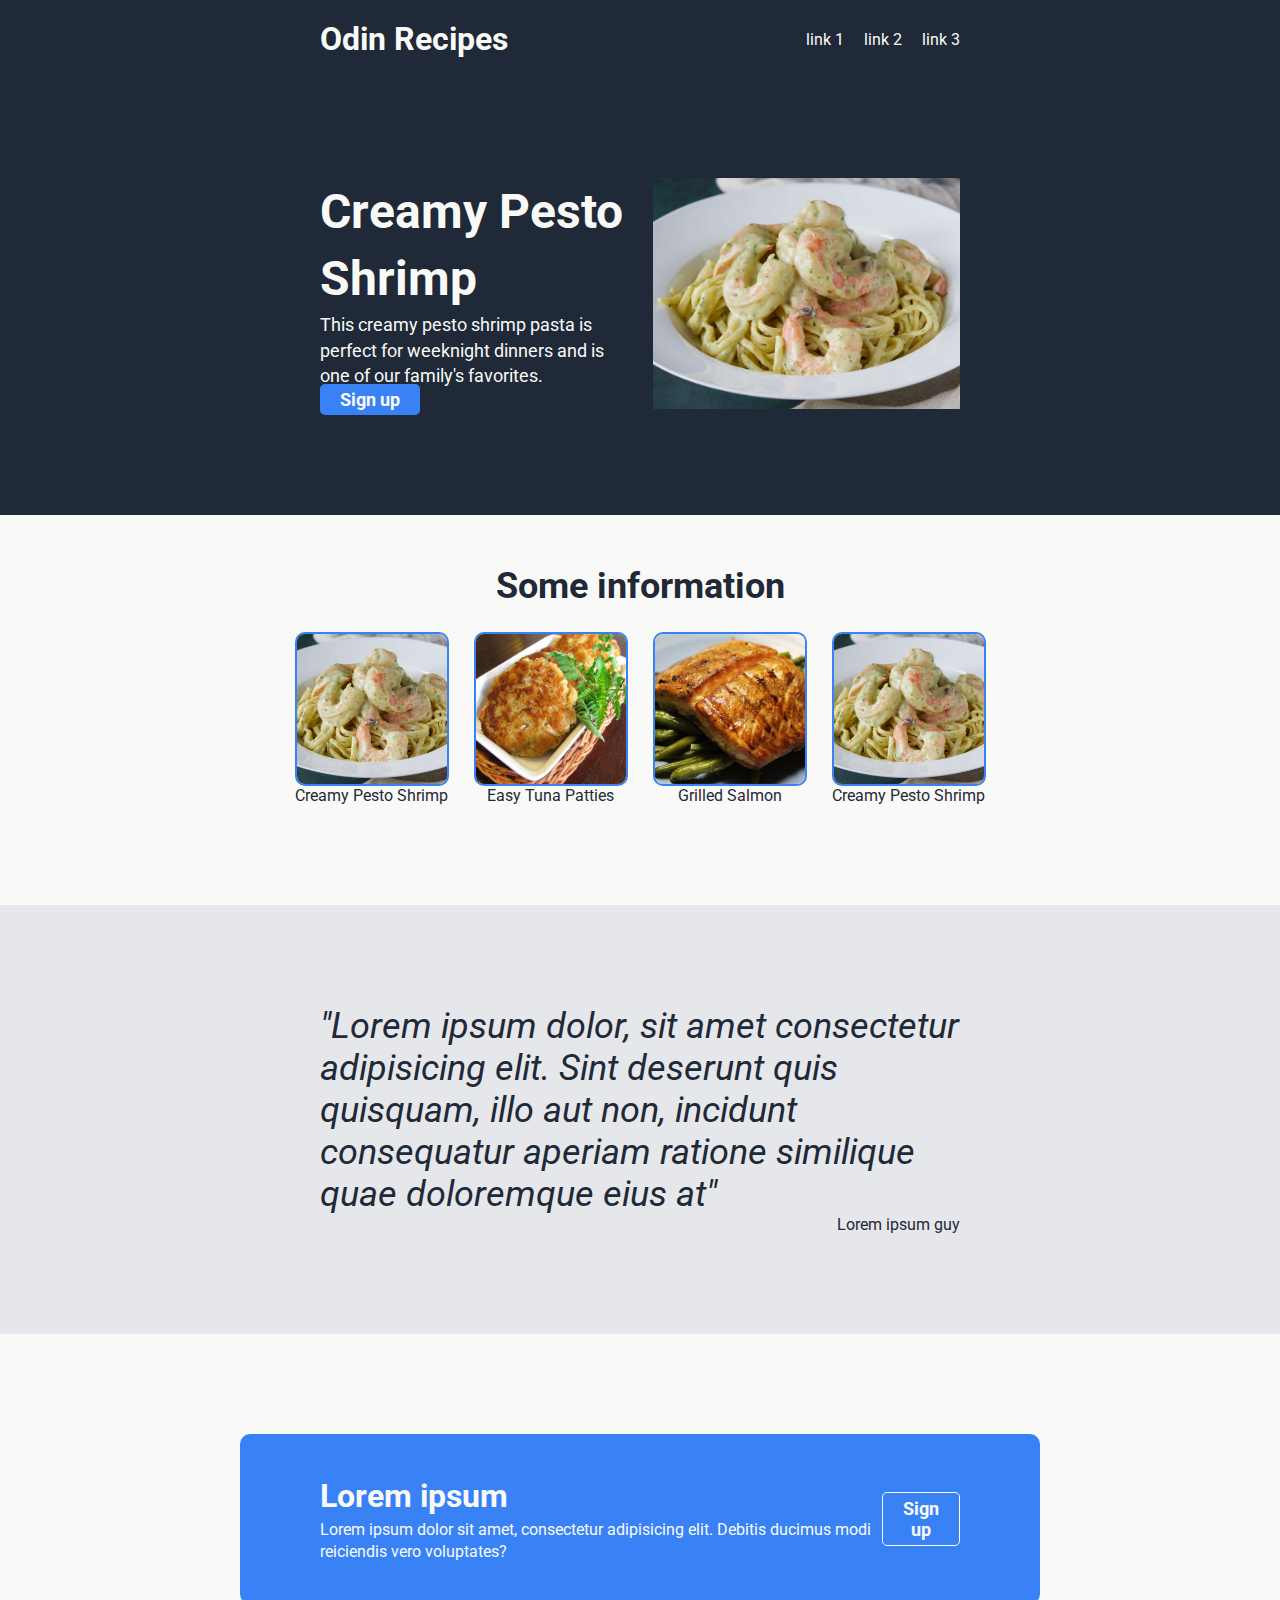
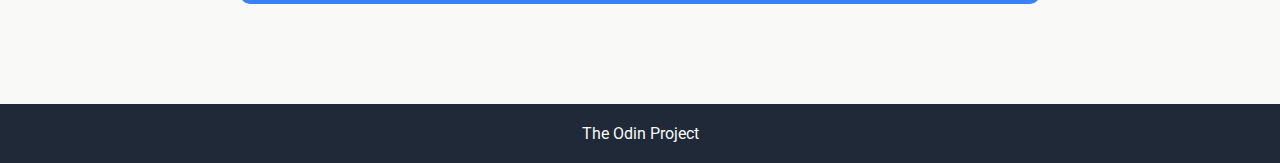
<file: 01-foundations/01-landing-page/index.html>
<!DOCTYPE html>
<html lang="en">
<head>
    <meta charset="UTF-8">
    <meta name="viewport" content="width=device-width, initial-scale=1.0">
    <title>Landing Page</title>
    <link rel="stylesheet" href="style.css">

</head>
<body>
    <header>
        <nav>
            <h1>Odin Recipes</h1>
            <ul>
                <li><a href="#">link 1</a></li>
                <li><a href="#">link 2</a></li>
                <li><a href="#">link 3</a></li>
            </ul>
        </nav>
    </header>

    <section>
        <div class="container hero">
            <div>
                <h1>Creamy Pesto Shrimp</h1>
                <p>This creamy pesto shrimp pasta is perfect for weeknight dinners and is one of our family's favorites.</p>
                <button>Sign up</button>
            </div>
            <div>
                <img src="images/creamy-pesto-shrimp.jpg" alt="picture of creamy pesto shrimp">
            </div>
        </div>
    </section>

    <section>
        <div class="container info">
            <h1>Some information</h1>
            <div>
                <div class="card">
                    <div>
                        <img src="images/creamy-pesto-shrimp.jpg" alt="picture of creamy pesto shrimp">
                    </div>
                    <p>Creamy Pesto Shrimp</p>
                </div>
                <div class="card">
                    <div>
                        <img src="images/easy-tuna-patties.jpg" alt="picture of easy tuna patties">
                    </div>
                    <p>Easy Tuna Patties</p>
                </div>
                <div class="card">
                    <div>
                        <img src="images/grilled-salmon.jpg" alt="picture of grilled salmon">
                    </div>
                    <p>Grilled Salmon</p>
                </div>
                <div class="card">
                    <div>
                        <img src="images/creamy-pesto-shrimp.jpg" alt="picture of creamy pesto shrimp">
                    </div>
                    <p>Creamy Pesto Shrimp</p>
                </div>
            </div>
        </div>
    </section>

    <section>
        <div class="container quote">
            <p>"Lorem ipsum dolor, sit amet consectetur adipisicing elit. Sint deserunt quis quisquam, illo aut non, incidunt consequatur aperiam ratione similique quae doloremque eius at"</p>
            <span>Lorem ipsum guy</span>
        </div>
    </section>

    <section>
        <div class="container call-to-action">
            <div>
                <h1>Lorem ipsum</h1>
                <p>Lorem ipsum dolor sit amet, consectetur adipisicing elit. Debitis ducimus modi reiciendis vero voluptates?</p>
            </div>
            <div>
                <button>Sign up</button>
            </div>
        </div>
    </section>

    <footer>The Odin Project</footer>
</body>
</html>
</file>
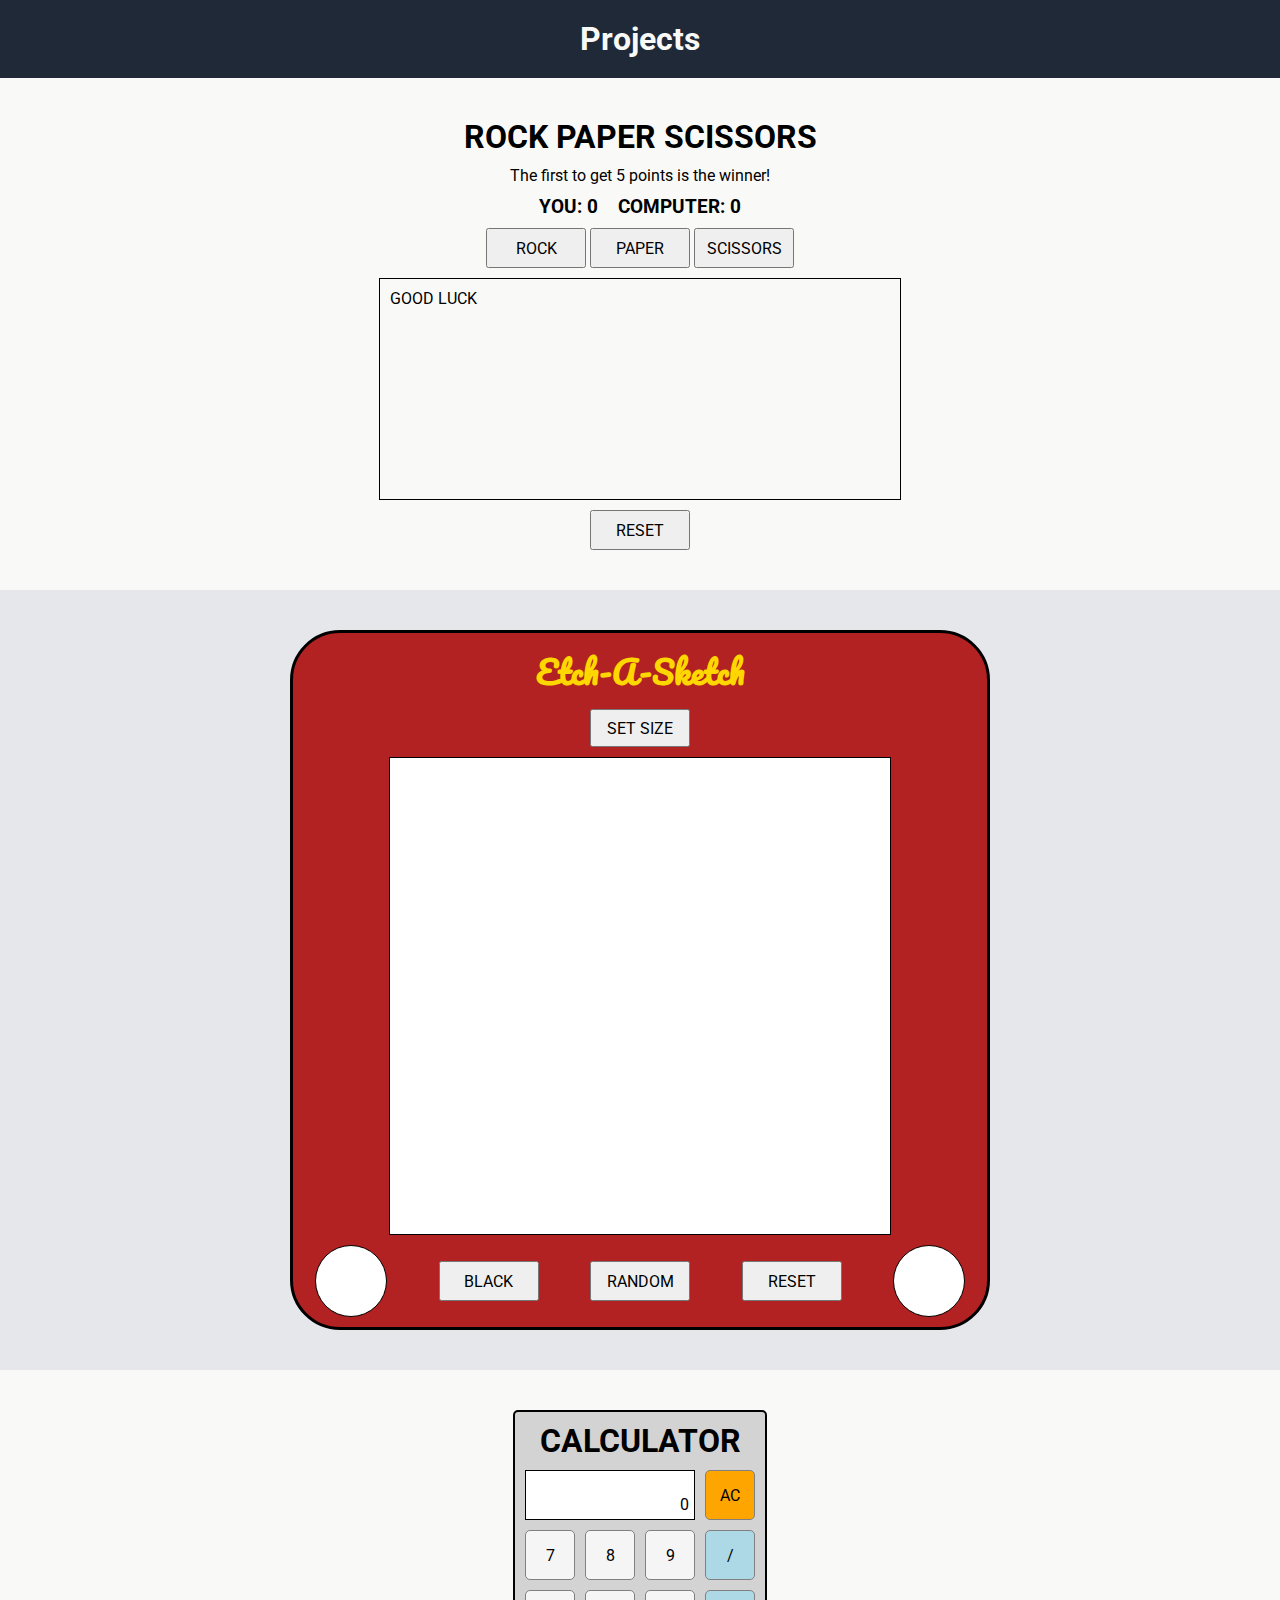
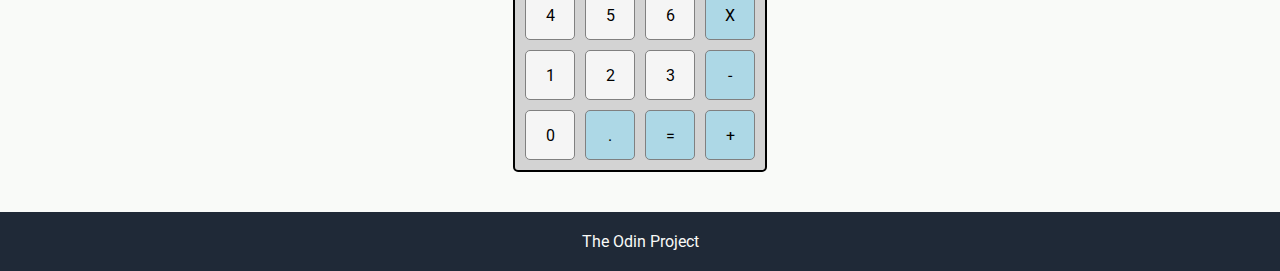
<file: 01-foundations/02-rps-etch-calc/index.html>
<!DOCTYPE html>
<html lang="en">
<head>
    <meta charset="UTF-8">
    <meta name="viewport" content="width=device-width, initial-scale=1.0">
    <title>Projects</title>
    <link rel="stylesheet" href="style.css">
</head>
<body>
    <header><h1>Projects</h1></header>

    <section>
        <div id="rps">
            <h1>ROCK PAPER SCISSORS</h1>
            <p id="text">The first to get 5 points is the winner!</p>
            <div id="score">
                <p>YOU: <span id="player-score"></span></p>
                <p>COMPUTER: <span id="comp-score"></span></p>
            </div>
            <div>
                <button id="rock">ROCK</button>
                <button id="paper">PAPER</button>
                <button id="scissors">SCISSORS</button>
            </div>
            <div id="message">
                <p>GOOD LUCK</p>
            </div>
            <button id="rps-reset">RESET</button>
        </div>
    </section>

    <section>
        <div id="etch">
            <h1>Etch-A-Sketch</h1>
            <button id="size">SET SIZE</button>
            <div id="etch-screen"></div>
            <div id="etch-container">
                <div class="circle"></div>
                <button id="black">BLACK</button>
                <button id="random">RANDOM</button>
                <button id="etch-reset">RESET</button>
                <div class="circle"></div>
            </div>
        </div>
    </section>

    <section>
        <div id="calc">
            <h1>CALCULATOR</h1>
            <div>
                <div id="calc-screen">
                    <div id="prev-num"></div>
                    <div id="current-num"></div>
                </div>
                <button id="calc-reset">AC</button>
            </div>
            <div>
                <button class="number">7</button>
                <button class="number">8</button>
                <button class="number">9</button>
                <button class="operator">/</button>
            </div>
            <div>
                <button class="number">4</button>
                <button class="number">5</button>
                <button class="number">6</button>
                <button class="operator">X</button>
            </div>
            <div>
                <button class="number">1</button>
                <button class="number">2</button>
                <button class="number">3</button>
                <button class="operator">-</button>
            </div>
            <div>
                <button class="number">0</button>
                <button id="decimal">.</button>
                <button id="equal">=</button>
                <button class="operator">+</button>
            </div>
        </div>
    </section>

    <script src="rps.js"></script>
    <script src="etch.js"></script>
    <script src="calc.js"></script>

    <footer>
        <p>The Odin Project</p>
    </footer>
</body>
</html>
</file>
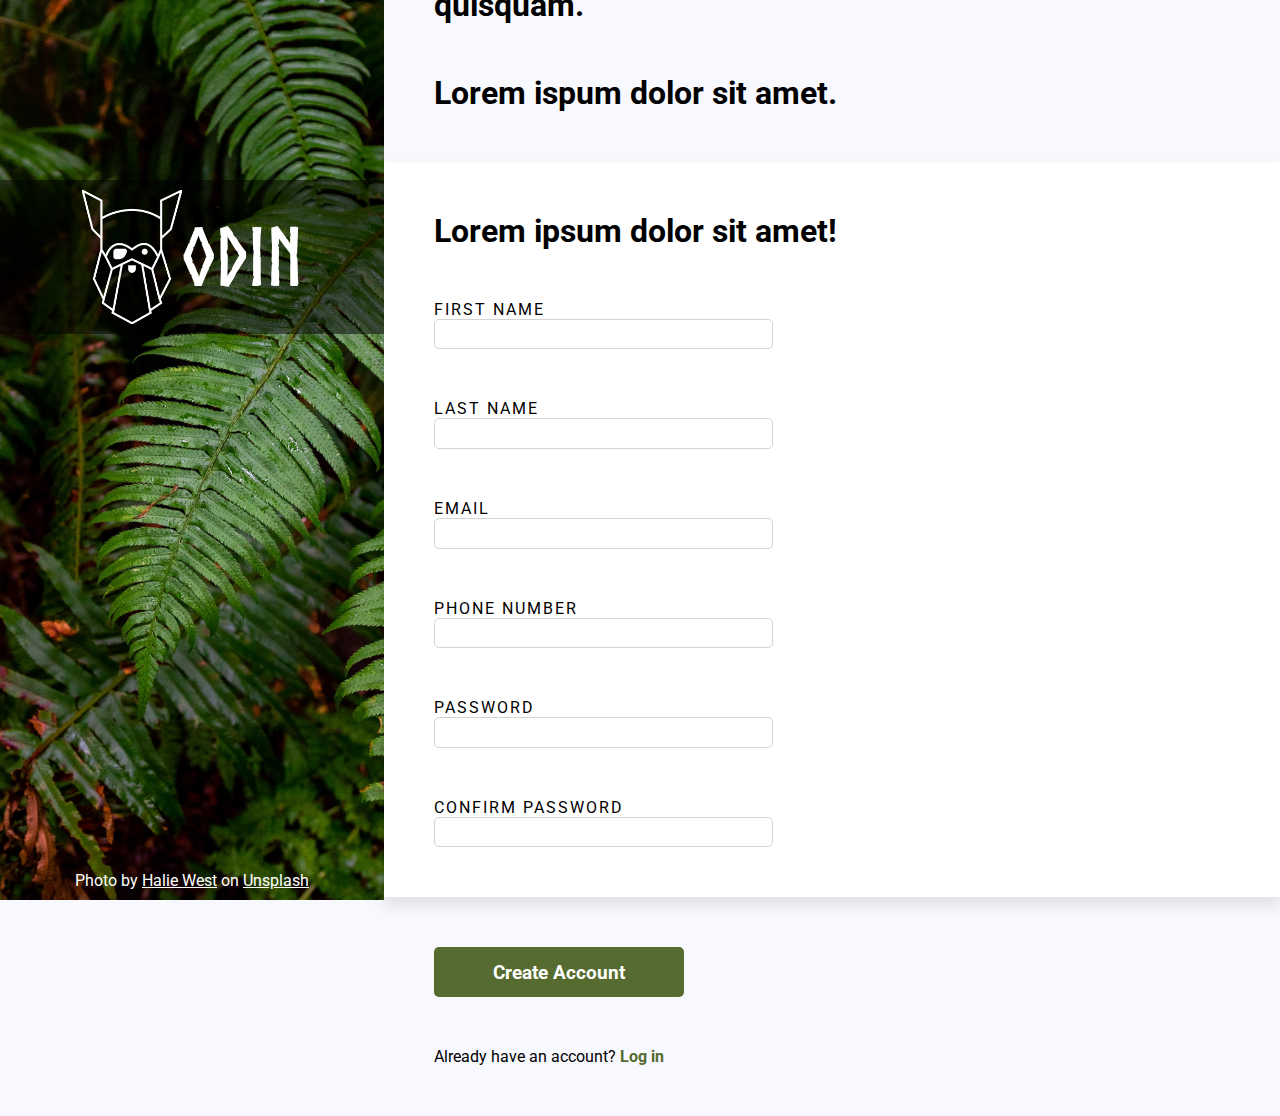
<file: 02-intermediate-html-css/01-sign-up-form/index.html>
<!DOCTYPE html>
<html lang="en">
<head>
    <meta charset="UTF-8">
    <meta name="viewport" content="width=device-width, initial-scale=1.0">
    <title>Form</title>
    <link rel="stylesheet" href="style.css">
</head>
<body>
    <section>
        <div>
            <img src="assets/odin-lined.png" alt="odin logo">
            <h1>ODIN</h1>
        </div>
        <div>
            <p>Photo by <a href="https://unsplash.com/photos/green-leaf-plant-in-close-up-photography-25xggax4bSA">Halie West</a> on <a href="https://unsplash.com/photos/green-leaf-plant-in-close-up-photography-25xggax4bSA">Unsplash</a></p>
        </div>
    </section>
    <section>
        <div>
            <h1>Lorem ipsum dolor sit amet consectetur adipisicing elit. Minima consequuntur explicabo illo ea sequi quo, culpa ex aliquid libero, harum fuga, quis in numquam sunt. Aperiam, voluptate. Beatae, tenetur quisquam.</h1>
            <h1>Lorem ispum dolor sit amet.</h1>
        </div>
        <div>
            <h1>Lorem ipsum dolor sit amet!</h1>
            <form action="#" method="post" id="signup">
                <div>
                    <label for="first_name">FIRST NAME</label>
                    <input type="text" id="first_name" name="first_name">
                </div>
                <div>
                    <label for="last_name">LAST NAME</label>
                    <input type="text" id="last_name" name="last_name">
                </div>
                <div>
                    <label for="email">EMAIL</label>
                    <input type="email" id="email" name="email">
                </div>
                <div>
                    <label for="phone">PHONE NUMBER</label>
                    <input type="number" id="phone" name="phone">
                </div>
                <div>
                    <label for="password">PASSWORD</label>
                    <input type="password" id="password" name="password">
                </div>
                <div>
                    <label for="confirm_password">CONFIRM PASSWORD</label>
                    <input type="password" id="confirm_password" name="confirm_password">
                </div>
            </form>
        </div>
        <div>
            <button type="submit"id="signup">Create Account</button>
            <p>Already have an account? <a href="#">Log in</a></p>
        </div>
    </section>
</body>
</html>
</file>
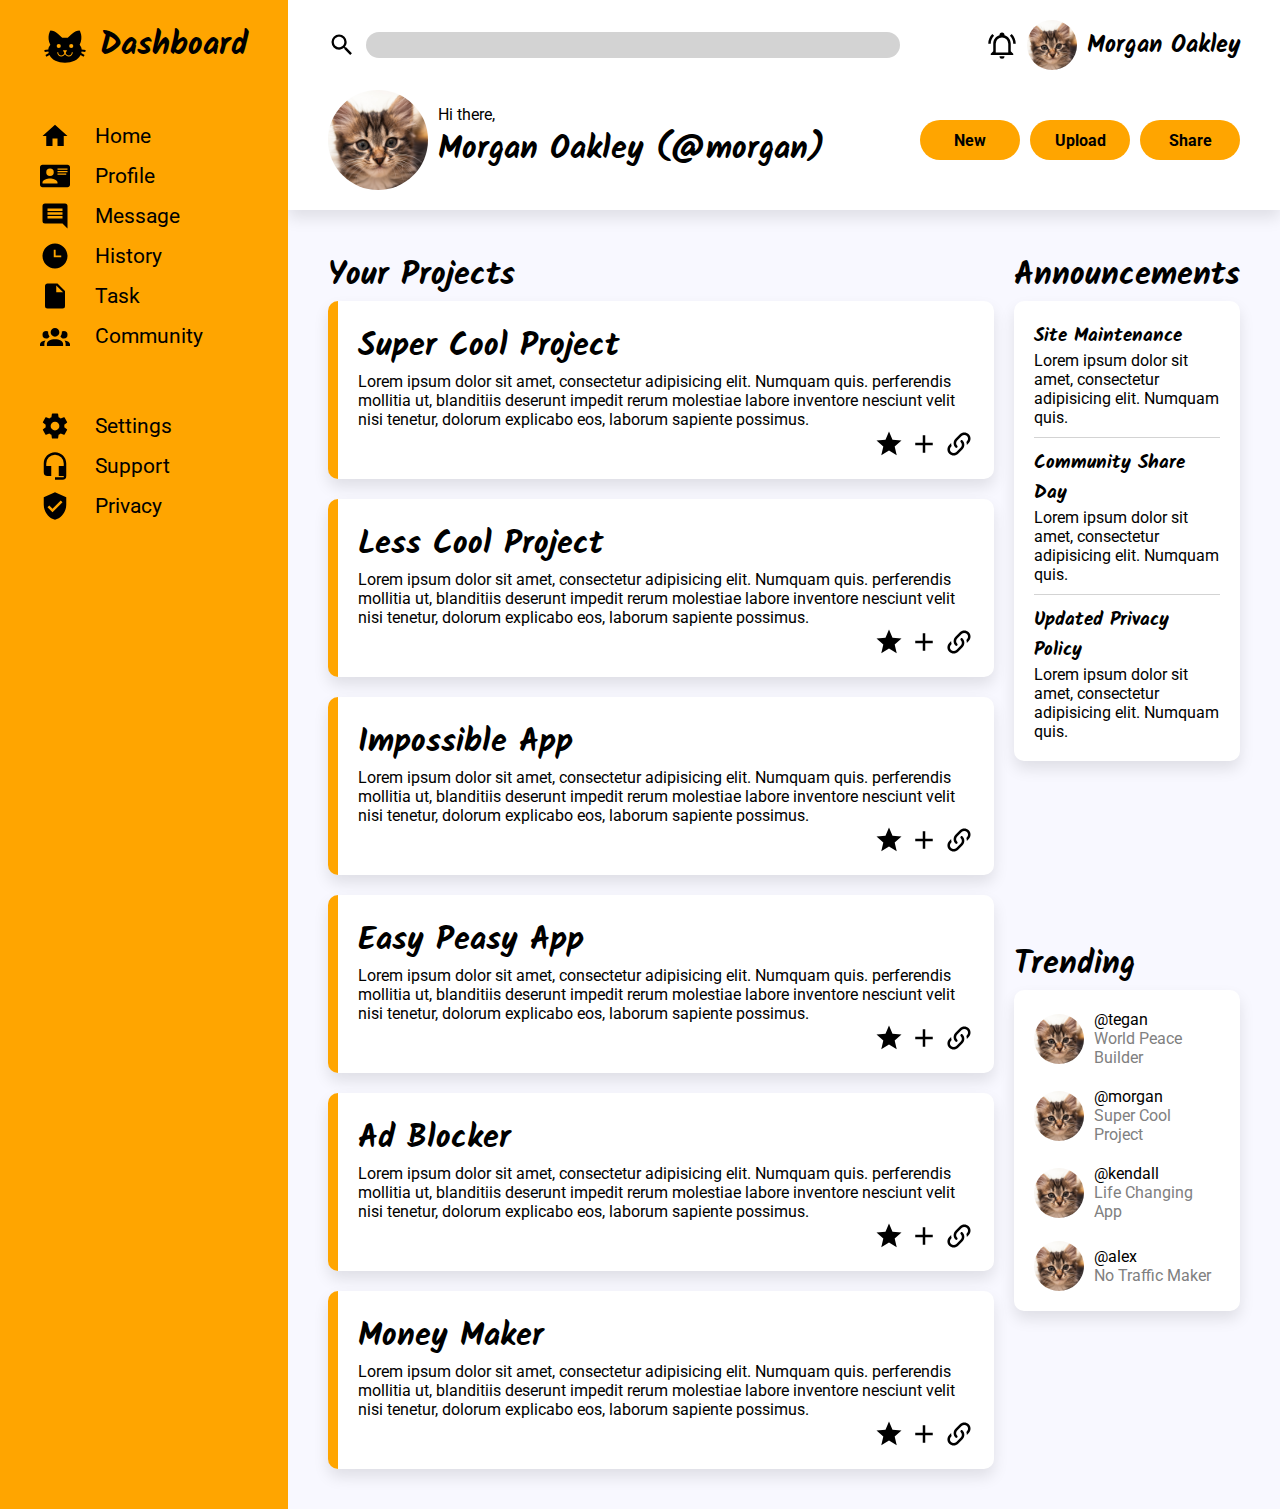
<file: 02-intermediate-html-css/02-admin-dashboard/index.html>
<!DOCTYPE html>
<html lang="en">
<head>
    <meta charset="UTF-8">
    <meta name="viewport" content="width=device-width, initial-scale=1.0">
    <title>Dashboard</title>
    <link rel="stylesheet" href="style.css">
</head>
<body>
    <section id="header">
        <div>
            <svg xmlns="http://www.w3.org/2000/svg" viewBox="0 0 24 24"><title>magnify</title><path d="M9.5,3A6.5,6.5 0 0,1 16,9.5C16,11.11 15.41,12.59 14.44,13.73L14.71,14H15.5L20.5,19L19,20.5L14,15.5V14.71L13.73,14.44C12.59,15.41 11.11,16 9.5,16A6.5,6.5 0 0,1 3,9.5A6.5,6.5 0 0,1 9.5,3M9.5,5C7,5 5,7 5,9.5C5,12 7,14 9.5,14C12,14 14,12 14,9.5C14,7 12,5 9.5,5Z" /></svg>
            <input type="text">
        </div>
        <div>
            <svg xmlns="http://www.w3.org/2000/svg" viewBox="0 0 24 24"><title>bell-ring-outline</title><path d="M10,21H14A2,2 0 0,1 12,23A2,2 0 0,1 10,21M21,19V20H3V19L5,17V11C5,7.9 7.03,5.17 10,4.29C10,4.19 10,4.1 10,4A2,2 0 0,1 12,2A2,2 0 0,1 14,4C14,4.1 14,4.19 14,4.29C16.97,5.17 19,7.9 19,11V17L21,19M17,11A5,5 0 0,0 12,6A5,5 0 0,0 7,11V18H17V11M19.75,3.19L18.33,4.61C20.04,6.3 21,8.6 21,11H23C23,8.07 21.84,5.25 19.75,3.19M1,11H3C3,8.6 3.96,6.3 5.67,4.61L4.25,3.19C2.16,5.25 1,8.07 1,11Z" /></svg>
            <img class="avatar-small" src="images/avatar.png" alt="avatar">
            <h2>Morgan Oakley</h2>
        </div>
        <div>
            <img class="avatar-big" src="images/avatar.png" alt="avatar">
            <div>
                <p>Hi there,</p>
                <h1>Morgan Oakley (@morgan)</h1>
            </div>
        </div>
        <div>
            <button>New</button>
            <button>Upload</button>
            <button>Share</button>
        </div>
    </section>

    <section id="sidebar">
        <div>
            <svg xmlns="http://www.w3.org/2000/svg" viewBox="0 0 24 24"><title>cat</title><path d="M12,8L10.67,8.09C9.81,7.07 7.4,4.5 5,4.5C5,4.5 3.03,7.46 4.96,11.41C4.41,12.24 4.07,12.67 4,13.66L2.07,13.95L2.28,14.93L4.04,14.67L4.18,15.38L2.61,16.32L3.08,17.21L4.53,16.32C5.68,18.76 8.59,20 12,20C15.41,20 18.32,18.76 19.47,16.32L20.92,17.21L21.39,16.32L19.82,15.38L19.96,14.67L21.72,14.93L21.93,13.95L20,13.66C19.93,12.67 19.59,12.24 19.04,11.41C20.97,7.46 19,4.5 19,4.5C16.6,4.5 14.19,7.07 13.33,8.09L12,8M9,11A1,1 0 0,1 10,12A1,1 0 0,1 9,13A1,1 0 0,1 8,12A1,1 0 0,1 9,11M15,11A1,1 0 0,1 16,12A1,1 0 0,1 15,13A1,1 0 0,1 14,12A1,1 0 0,1 15,11M11,14H13L12.3,15.39C12.5,16.03 13.06,16.5 13.75,16.5A1.5,1.5 0 0,0 15.25,15H15.75A2,2 0 0,1 13.75,17C13,17 12.35,16.59 12,16V16H12C11.65,16.59 11,17 10.25,17A2,2 0 0,1 8.25,15H8.75A1.5,1.5 0 0,0 10.25,16.5C10.94,16.5 11.5,16.03 11.7,15.39L11,14Z" /></svg>
            <h1>Dashboard</h1>
        </div>
        <ul>
            <li>
                <svg xmlns="http://www.w3.org/2000/svg" viewBox="0 0 24 24"><title>home</title><path d="M10,20V14H14V20H19V12H22L12,3L2,12H5V20H10Z" /></svg>
                Home
            </li>
            <li>
                <svg xmlns="http://www.w3.org/2000/svg" viewBox="0 0 24 24"><title>card-account-details</title><path d="M2,3H22C23.05,3 24,3.95 24,5V19C24,20.05 23.05,21 22,21H2C0.95,21 0,20.05 0,19V5C0,3.95 0.95,3 2,3M14,6V7H22V6H14M14,8V9H21.5L22,9V8H14M14,10V11H21V10H14M8,13.91C6,13.91 2,15 2,17V18H14V17C14,15 10,13.91 8,13.91M8,6A3,3 0 0,0 5,9A3,3 0 0,0 8,12A3,3 0 0,0 11,9A3,3 0 0,0 8,6Z" /></svg>
                Profile
            </li>
            <li>
                <svg xmlns="http://www.w3.org/2000/svg" viewBox="0 0 24 24"><title>message-reply-text</title><path d="M18,8H6V6H18V8M18,11H6V9H18V11M18,14H6V12H18V14M22,4A2,2 0 0,0 20,2H4A2,2 0 0,0 2,4V16A2,2 0 0,0 4,18H18L22,22V4Z" /></svg>
                Message
            </li>
            <li>
                <svg xmlns="http://www.w3.org/2000/svg" viewBox="0 0 24 24"><title>clock-time-three</title><path d="M12 2C6.5 2 2 6.5 2 12C2 17.5 6.5 22 12 22C17.5 22 22 17.5 22 12S17.5 2 12 2M17 13H11V7H12.5V11.5H17V13Z" /></svg>
                History
            </li>
            <li>
                <svg xmlns="http://www.w3.org/2000/svg" viewBox="0 0 24 24"><title>file</title><path d="M13,9V3.5L18.5,9M6,2C4.89,2 4,2.89 4,4V20A2,2 0 0,0 6,22H18A2,2 0 0,0 20,20V8L14,2H6Z" /></svg>
                Task
            </li>
            <li>
                <svg xmlns="http://www.w3.org/2000/svg" viewBox="0 0 24 24"><title>account-group</title><path d="M12,5.5A3.5,3.5 0 0,1 15.5,9A3.5,3.5 0 0,1 12,12.5A3.5,3.5 0 0,1 8.5,9A3.5,3.5 0 0,1 12,5.5M5,8C5.56,8 6.08,8.15 6.53,8.42C6.38,9.85 6.8,11.27 7.66,12.38C7.16,13.34 6.16,14 5,14A3,3 0 0,1 2,11A3,3 0 0,1 5,8M19,8A3,3 0 0,1 22,11A3,3 0 0,1 19,14C17.84,14 16.84,13.34 16.34,12.38C17.2,11.27 17.62,9.85 17.47,8.42C17.92,8.15 18.44,8 19,8M5.5,18.25C5.5,16.18 8.41,14.5 12,14.5C15.59,14.5 18.5,16.18 18.5,18.25V20H5.5V18.25M0,20V18.5C0,17.11 1.89,15.94 4.45,15.6C3.86,16.28 3.5,17.22 3.5,18.25V20H0M24,20H20.5V18.25C20.5,17.22 20.14,16.28 19.55,15.6C22.11,15.94 24,17.11 24,18.5V20Z" /></svg>
                Community
            </li>
        </ul>
        <ul>
            <li>
                <svg xmlns="http://www.w3.org/2000/svg" viewBox="0 0 24 24"><title>cog</title><path d="M12,15.5A3.5,3.5 0 0,1 8.5,12A3.5,3.5 0 0,1 12,8.5A3.5,3.5 0 0,1 15.5,12A3.5,3.5 0 0,1 12,15.5M19.43,12.97C19.47,12.65 19.5,12.33 19.5,12C19.5,11.67 19.47,11.34 19.43,11L21.54,9.37C21.73,9.22 21.78,8.95 21.66,8.73L19.66,5.27C19.54,5.05 19.27,4.96 19.05,5.05L16.56,6.05C16.04,5.66 15.5,5.32 14.87,5.07L14.5,2.42C14.46,2.18 14.25,2 14,2H10C9.75,2 9.54,2.18 9.5,2.42L9.13,5.07C8.5,5.32 7.96,5.66 7.44,6.05L4.95,5.05C4.73,4.96 4.46,5.05 4.34,5.27L2.34,8.73C2.21,8.95 2.27,9.22 2.46,9.37L4.57,11C4.53,11.34 4.5,11.67 4.5,12C4.5,12.33 4.53,12.65 4.57,12.97L2.46,14.63C2.27,14.78 2.21,15.05 2.34,15.27L4.34,18.73C4.46,18.95 4.73,19.03 4.95,18.95L7.44,17.94C7.96,18.34 8.5,18.68 9.13,18.93L9.5,21.58C9.54,21.82 9.75,22 10,22H14C14.25,22 14.46,21.82 14.5,21.58L14.87,18.93C15.5,18.67 16.04,18.34 16.56,17.94L19.05,18.95C19.27,19.03 19.54,18.95 19.66,18.73L21.66,15.27C21.78,15.05 21.73,14.78 21.54,14.63L19.43,12.97Z" /></svg>
                Settings
            </li>
            <li>
                <svg xmlns="http://www.w3.org/2000/svg" viewBox="0 0 24 24"><title>headset</title><path d="M12,1C7,1 3,5 3,10V17A3,3 0 0,0 6,20H9V12H5V10A7,7 0 0,1 12,3A7,7 0 0,1 19,10V12H15V20H19V21H12V23H18A3,3 0 0,0 21,20V10C21,5 16.97,1 12,1Z" /></svg>
                Support
            </li>
            <li>
                <svg xmlns="http://www.w3.org/2000/svg" viewBox="0 0 24 24"><title>shield-check</title><path d="M10,17L6,13L7.41,11.59L10,14.17L16.59,7.58L18,9M12,1L3,5V11C3,16.55 6.84,21.74 12,23C17.16,21.74 21,16.55 21,11V5L12,1Z" /></svg>
                Privacy
            </li>
        </ul>
    </section>

    <section id="content">
        <div id="projects">
            <h1>Your Projects</h1>
            <div>
                <div class="container card">
                    <h1>Super Cool Project</h1>
                    <p>Lorem ipsum dolor sit amet, consectetur adipisicing elit. Numquam quis. perferendis mollitia ut, blanditiis deserunt impedit rerum molestiae labore inventore nesciunt velit nisi tenetur, dolorum explicabo eos, laborum sapiente possimus.</p>
                    <div>
                        <svg xmlns="http://www.w3.org/2000/svg" viewBox="0 0 24 24"><title>star</title><path d="M12,17.27L18.18,21L16.54,13.97L22,9.24L14.81,8.62L12,2L9.19,8.62L2,9.24L7.45,13.97L5.82,21L12,17.27Z" /></svg>
                        <svg xmlns="http://www.w3.org/2000/svg" viewBox="0 0 24 24"><title>plus</title><path d="M19,13H13V19H11V13H5V11H11V5H13V11H19V13Z" /></svg>
                        <svg xmlns="http://www.w3.org/2000/svg" viewBox="0 0 24 24"><title>link-variant</title><path d="M10.59,13.41C11,13.8 11,14.44 10.59,14.83C10.2,15.22 9.56,15.22 9.17,14.83C7.22,12.88 7.22,9.71 9.17,7.76V7.76L12.71,4.22C14.66,2.27 17.83,2.27 19.78,4.22C21.73,6.17 21.73,9.34 19.78,11.29L18.29,12.78C18.3,11.96 18.17,11.14 17.89,10.36L18.36,9.88C19.54,8.71 19.54,6.81 18.36,5.64C17.19,4.46 15.29,4.46 14.12,5.64L10.59,9.17C9.41,10.34 9.41,12.24 10.59,13.41M13.41,9.17C13.8,8.78 14.44,8.78 14.83,9.17C16.78,11.12 16.78,14.29 14.83,16.24V16.24L11.29,19.78C9.34,21.73 6.17,21.73 4.22,19.78C2.27,17.83 2.27,14.66 4.22,12.71L5.71,11.22C5.7,12.04 5.83,12.86 6.11,13.65L5.64,14.12C4.46,15.29 4.46,17.19 5.64,18.36C6.81,19.54 8.71,19.54 9.88,18.36L13.41,14.83C14.59,13.66 14.59,11.76 13.41,10.59C13,10.2 13,9.56 13.41,9.17Z" /></svg>
                    </div>
                </div>
                <div class="container card">
                    <h1>Less Cool Project</h1>
                    <p>Lorem ipsum dolor sit amet, consectetur adipisicing elit. Numquam quis. perferendis mollitia ut, blanditiis deserunt impedit rerum molestiae labore inventore nesciunt velit nisi tenetur, dolorum explicabo eos, laborum sapiente possimus.</p>
                    <div>
                        <svg xmlns="http://www.w3.org/2000/svg" viewBox="0 0 24 24"><title>star</title><path d="M12,17.27L18.18,21L16.54,13.97L22,9.24L14.81,8.62L12,2L9.19,8.62L2,9.24L7.45,13.97L5.82,21L12,17.27Z" /></svg>
                        <svg xmlns="http://www.w3.org/2000/svg" viewBox="0 0 24 24"><title>plus</title><path d="M19,13H13V19H11V13H5V11H11V5H13V11H19V13Z" /></svg>
                        <svg xmlns="http://www.w3.org/2000/svg" viewBox="0 0 24 24"><title>link-variant</title><path d="M10.59,13.41C11,13.8 11,14.44 10.59,14.83C10.2,15.22 9.56,15.22 9.17,14.83C7.22,12.88 7.22,9.71 9.17,7.76V7.76L12.71,4.22C14.66,2.27 17.83,2.27 19.78,4.22C21.73,6.17 21.73,9.34 19.78,11.29L18.29,12.78C18.3,11.96 18.17,11.14 17.89,10.36L18.36,9.88C19.54,8.71 19.54,6.81 18.36,5.64C17.19,4.46 15.29,4.46 14.12,5.64L10.59,9.17C9.41,10.34 9.41,12.24 10.59,13.41M13.41,9.17C13.8,8.78 14.44,8.78 14.83,9.17C16.78,11.12 16.78,14.29 14.83,16.24V16.24L11.29,19.78C9.34,21.73 6.17,21.73 4.22,19.78C2.27,17.83 2.27,14.66 4.22,12.71L5.71,11.22C5.7,12.04 5.83,12.86 6.11,13.65L5.64,14.12C4.46,15.29 4.46,17.19 5.64,18.36C6.81,19.54 8.71,19.54 9.88,18.36L13.41,14.83C14.59,13.66 14.59,11.76 13.41,10.59C13,10.2 13,9.56 13.41,9.17Z" /></svg>
                    </div>
                </div>
                <div class="container card">
                    <h1>Impossible App</h1>
                    <p>Lorem ipsum dolor sit amet, consectetur adipisicing elit. Numquam quis. perferendis mollitia ut, blanditiis deserunt impedit rerum molestiae labore inventore nesciunt velit nisi tenetur, dolorum explicabo eos, laborum sapiente possimus.</p>
                    <div>
                        <svg xmlns="http://www.w3.org/2000/svg" viewBox="0 0 24 24"><title>star</title><path d="M12,17.27L18.18,21L16.54,13.97L22,9.24L14.81,8.62L12,2L9.19,8.62L2,9.24L7.45,13.97L5.82,21L12,17.27Z" /></svg>
                        <svg xmlns="http://www.w3.org/2000/svg" viewBox="0 0 24 24"><title>plus</title><path d="M19,13H13V19H11V13H5V11H11V5H13V11H19V13Z" /></svg>
                        <svg xmlns="http://www.w3.org/2000/svg" viewBox="0 0 24 24"><title>link-variant</title><path d="M10.59,13.41C11,13.8 11,14.44 10.59,14.83C10.2,15.22 9.56,15.22 9.17,14.83C7.22,12.88 7.22,9.71 9.17,7.76V7.76L12.71,4.22C14.66,2.27 17.83,2.27 19.78,4.22C21.73,6.17 21.73,9.34 19.78,11.29L18.29,12.78C18.3,11.96 18.17,11.14 17.89,10.36L18.36,9.88C19.54,8.71 19.54,6.81 18.36,5.64C17.19,4.46 15.29,4.46 14.12,5.64L10.59,9.17C9.41,10.34 9.41,12.24 10.59,13.41M13.41,9.17C13.8,8.78 14.44,8.78 14.83,9.17C16.78,11.12 16.78,14.29 14.83,16.24V16.24L11.29,19.78C9.34,21.73 6.17,21.73 4.22,19.78C2.27,17.83 2.27,14.66 4.22,12.71L5.71,11.22C5.7,12.04 5.83,12.86 6.11,13.65L5.64,14.12C4.46,15.29 4.46,17.19 5.64,18.36C6.81,19.54 8.71,19.54 9.88,18.36L13.41,14.83C14.59,13.66 14.59,11.76 13.41,10.59C13,10.2 13,9.56 13.41,9.17Z" /></svg>
                    </div>
                </div>
                <div class="container card">
                    <h1>Easy Peasy App</h1>
                    <p>Lorem ipsum dolor sit amet, consectetur adipisicing elit. Numquam quis. perferendis mollitia ut, blanditiis deserunt impedit rerum molestiae labore inventore nesciunt velit nisi tenetur, dolorum explicabo eos, laborum sapiente possimus.</p>
                    <div>
                        <svg xmlns="http://www.w3.org/2000/svg" viewBox="0 0 24 24"><title>star</title><path d="M12,17.27L18.18,21L16.54,13.97L22,9.24L14.81,8.62L12,2L9.19,8.62L2,9.24L7.45,13.97L5.82,21L12,17.27Z" /></svg>
                        <svg xmlns="http://www.w3.org/2000/svg" viewBox="0 0 24 24"><title>plus</title><path d="M19,13H13V19H11V13H5V11H11V5H13V11H19V13Z" /></svg>
                        <svg xmlns="http://www.w3.org/2000/svg" viewBox="0 0 24 24"><title>link-variant</title><path d="M10.59,13.41C11,13.8 11,14.44 10.59,14.83C10.2,15.22 9.56,15.22 9.17,14.83C7.22,12.88 7.22,9.71 9.17,7.76V7.76L12.71,4.22C14.66,2.27 17.83,2.27 19.78,4.22C21.73,6.17 21.73,9.34 19.78,11.29L18.29,12.78C18.3,11.96 18.17,11.14 17.89,10.36L18.36,9.88C19.54,8.71 19.54,6.81 18.36,5.64C17.19,4.46 15.29,4.46 14.12,5.64L10.59,9.17C9.41,10.34 9.41,12.24 10.59,13.41M13.41,9.17C13.8,8.78 14.44,8.78 14.83,9.17C16.78,11.12 16.78,14.29 14.83,16.24V16.24L11.29,19.78C9.34,21.73 6.17,21.73 4.22,19.78C2.27,17.83 2.27,14.66 4.22,12.71L5.71,11.22C5.7,12.04 5.83,12.86 6.11,13.65L5.64,14.12C4.46,15.29 4.46,17.19 5.64,18.36C6.81,19.54 8.71,19.54 9.88,18.36L13.41,14.83C14.59,13.66 14.59,11.76 13.41,10.59C13,10.2 13,9.56 13.41,9.17Z" /></svg>
                    </div>
                </div>
                <div class="container card">
                    <h1>Ad Blocker</h1>
                    <p>Lorem ipsum dolor sit amet, consectetur adipisicing elit. Numquam quis. perferendis mollitia ut, blanditiis deserunt impedit rerum molestiae labore inventore nesciunt velit nisi tenetur, dolorum explicabo eos, laborum sapiente possimus.</p>
                    <div>
                        <svg xmlns="http://www.w3.org/2000/svg" viewBox="0 0 24 24"><title>star</title><path d="M12,17.27L18.18,21L16.54,13.97L22,9.24L14.81,8.62L12,2L9.19,8.62L2,9.24L7.45,13.97L5.82,21L12,17.27Z" /></svg>
                        <svg xmlns="http://www.w3.org/2000/svg" viewBox="0 0 24 24"><title>plus</title><path d="M19,13H13V19H11V13H5V11H11V5H13V11H19V13Z" /></svg>
                        <svg xmlns="http://www.w3.org/2000/svg" viewBox="0 0 24 24"><title>link-variant</title><path d="M10.59,13.41C11,13.8 11,14.44 10.59,14.83C10.2,15.22 9.56,15.22 9.17,14.83C7.22,12.88 7.22,9.71 9.17,7.76V7.76L12.71,4.22C14.66,2.27 17.83,2.27 19.78,4.22C21.73,6.17 21.73,9.34 19.78,11.29L18.29,12.78C18.3,11.96 18.17,11.14 17.89,10.36L18.36,9.88C19.54,8.71 19.54,6.81 18.36,5.64C17.19,4.46 15.29,4.46 14.12,5.64L10.59,9.17C9.41,10.34 9.41,12.24 10.59,13.41M13.41,9.17C13.8,8.78 14.44,8.78 14.83,9.17C16.78,11.12 16.78,14.29 14.83,16.24V16.24L11.29,19.78C9.34,21.73 6.17,21.73 4.22,19.78C2.27,17.83 2.27,14.66 4.22,12.71L5.71,11.22C5.7,12.04 5.83,12.86 6.11,13.65L5.64,14.12C4.46,15.29 4.46,17.19 5.64,18.36C6.81,19.54 8.71,19.54 9.88,18.36L13.41,14.83C14.59,13.66 14.59,11.76 13.41,10.59C13,10.2 13,9.56 13.41,9.17Z" /></svg>
                    </div>
                </div>
                <div class="container card">
                    <h1>Money Maker</h1>
                    <p>Lorem ipsum dolor sit amet, consectetur adipisicing elit. Numquam quis. perferendis mollitia ut, blanditiis deserunt impedit rerum molestiae labore inventore nesciunt velit nisi tenetur, dolorum explicabo eos, laborum sapiente possimus.</p>
                    <div>
                        <svg xmlns="http://www.w3.org/2000/svg" viewBox="0 0 24 24"><title>star</title><path d="M12,17.27L18.18,21L16.54,13.97L22,9.24L14.81,8.62L12,2L9.19,8.62L2,9.24L7.45,13.97L5.82,21L12,17.27Z" /></svg>
                        <svg xmlns="http://www.w3.org/2000/svg" viewBox="0 0 24 24"><title>plus</title><path d="M19,13H13V19H11V13H5V11H11V5H13V11H19V13Z" /></svg>
                        <svg xmlns="http://www.w3.org/2000/svg" viewBox="0 0 24 24"><title>link-variant</title><path d="M10.59,13.41C11,13.8 11,14.44 10.59,14.83C10.2,15.22 9.56,15.22 9.17,14.83C7.22,12.88 7.22,9.71 9.17,7.76V7.76L12.71,4.22C14.66,2.27 17.83,2.27 19.78,4.22C21.73,6.17 21.73,9.34 19.78,11.29L18.29,12.78C18.3,11.96 18.17,11.14 17.89,10.36L18.36,9.88C19.54,8.71 19.54,6.81 18.36,5.64C17.19,4.46 15.29,4.46 14.12,5.64L10.59,9.17C9.41,10.34 9.41,12.24 10.59,13.41M13.41,9.17C13.8,8.78 14.44,8.78 14.83,9.17C16.78,11.12 16.78,14.29 14.83,16.24V16.24L11.29,19.78C9.34,21.73 6.17,21.73 4.22,19.78C2.27,17.83 2.27,14.66 4.22,12.71L5.71,11.22C5.7,12.04 5.83,12.86 6.11,13.65L5.64,14.12C4.46,15.29 4.46,17.19 5.64,18.36C6.81,19.54 8.71,19.54 9.88,18.36L13.41,14.83C14.59,13.66 14.59,11.76 13.41,10.59C13,10.2 13,9.56 13.41,9.17Z" /></svg>
                    </div>
                </div>
            </div>
        </div>

        <div id="announcements">
            <h1>Announcements</h1>
            <div class="container">
                <div>
                    <h1>Site Maintenance</h1>
                    Lorem ipsum dolor sit amet, consectetur adipisicing elit. Numquam quis.
                </div>
                <div>
                    <h1>Community Share Day</h1>
                    Lorem ipsum dolor sit amet, consectetur adipisicing elit. Numquam quis.
                </div>
                <div>
                    <h1>Updated Privacy Policy</h1>
                    Lorem ipsum dolor sit amet, consectetur adipisicing elit. Numquam quis.
                </div>
            </div>
        </div>

        <div id="trending">
            <h1>Trending</h1>
            <div class="container">
                <div class="profile">
                    <img class="avatar-small" src="images/avatar.png" alt="avatar">
                    <div>
                        <p>@tegan</p>
                        <p><span>World Peace Builder</span></p>
                    </div>
                </div>
                <div class="profile">
                    <img class="avatar-small" src="images/avatar.png" alt="avatar">
                    <div>
                        <p>@morgan</p>
                        <p><span>Super Cool Project</span></p>
                    </div>
                </div>
                <div class="profile">
                    <img class="avatar-small" src="images/avatar.png" alt="avatar">
                    <div>
                        <p>@kendall</p>
                        <p><span>Life Changing App</span></p>
                    </div>
                </div>
                <div class="profile">
                    <img class="avatar-small" src="images/avatar.png" alt="avatar">
                    <div>
                        <p>@alex</p>
                        <p><span>No Traffic Maker</span></p>
                    </div>
                </div>
            </div>
        </div>
    </section>
</body>
</html>
</file>
<file: 01-foundations/01-landing-page/style.css>
@import url('https://fonts.googleapis.com/css2?family=Roboto:wght@400;700&display=swap');

* {
    font-family: "Roboto", sans-serif;
    margin: 0;
}

header, section, footer {
    display: flex;
    justify-content: center;
}

section {
    padding: 100px 0;
}

section:nth-of-type(1), header, footer {
    background-color: #1F2937;
    color: #F9FAF8;
}

section:nth-of-type(2) {
    background-color: #F9FAF8;
    color: #1F2937;
    padding-top: 50px
}

section:nth-of-type(3) {
    background-color: #E5E7EB;
    color: #1F2937;
}

section:nth-of-type(4) {
    background-color: #F9FAF8;
    color: #F9FAF8;
}

button {
    background-color: #3882F6;
    color: #F9FAF8;
    font-size: 18px;
    font-weight: 700;
    border: none;
    border-radius: 5px;
    padding: 5px 20px
}

nav, .container {
    width: 50%;
}

/* HEADER */

nav {
    display: flex;
    justify-content: space-between;
    align-items: center;
    padding: 20px
}

nav ul {
    display: flex;
    gap: 20px;
    list-style-type: none;
}

nav a {
    text-decoration: none;
    text-transform: lowercase;
    color: #F9FAF8;
}

/* HERO */

.hero {
    display: flex;
    gap: 25px;
}

.hero div {
    flex: 1;
    line-height: 1.4; /* for text */
    position: relative; /* for button */
}

.hero h1 {
    font-size: 48px;
    font-weight: 700;
}

.hero p {
    font-size: 18px;
}

.hero img {
    width: 100%;
    height: auto;
}

.hero button {
    position: absolute;
    bottom: 0;
}

/* INFO */

.info {
    display: flex;
    flex-direction: column;
    align-items: center;
    gap: 25px
}

.info h1 {
    font-size: 36px;
    font-weight: 700;
}

.info > div {
    /* for card container */
    display: flex;
    gap: 25px
}

.card > div {
    /* for card img */
    width: 150px;
    height: 150px;
    overflow: hidden;
    border: 2px solid #3882F6;
    border-radius: 10px;
    display: flex;
    justify-content: center;
}

.card img {
    width: auto;
    height: 100%
}

.card p {
    text-align: center;
}

/* QUOTE */

.quote p {
    font-size: 36px;
    font-style: italic;
}

.quote span {
    display: block; /* for text align */
    text-align: right;
}

/* CALL TO ACTION */

.call-to-action {
    display: flex;
    justify-content: space-between;
    align-items: center;
    border-radius: 10px;
    background-color: #3882F6;
    line-height: 1.4; /* for text */
    padding: 40px 80px;
}

.call-to-action button {
    border: 1px solid #F9FAF8;
}

/* FOOTER */

footer {
    padding: 20px;
}
</file>
<file: 01-foundations/02-rps-etch-calc/style.css>
@import url('https://fonts.googleapis.com/css2?family=Pacifico&family=Roboto:wght@400;700&display=swap');

* {
    font-family: "Roboto", sans-serif;
    margin: 0;
}

header, footer {
    text-align: center;
    background-color: #1F2937;
    color: #F9FAF8;
    padding: 20px;
}

section {
    display: flex;
    justify-content: center;
    padding: 40px 0;
}

section:nth-of-type(odd) {
    background-color: #F9FAF8;
}

section:nth-of-type(even) {
    background-color: #E5E7EB;
}

button {
    width: 100px;
    height: 40px;
    font-size: 1em;
}

/* ROCK PAPER SCISSORS */

#rps {
    display: flex;
    flex-direction: column;
    align-items: center;
    gap: 10px;
}

#score {
    display: flex;
    gap: 20px;
    font-size: 1.2em;
    font-weight: 700;
}

#message {
    width: 500px;
    height: 200px;
    border: 1px solid black;
    padding: 10px;
    overflow-y: scroll;
    overflow-x: hidden
}

/* ETCH A SKETCH */

#etch {
    background-color: firebrick;
    border: 3px solid black;
    box-sizing: border-box;
    border-radius: 50px;
    width: 700px;
    height: 700px;
    padding: 10px;

    display: flex;
    flex-direction: column;
    align-items: center;
    justify-content: center;
    gap: 10px;
}

#etch h1 {
    font-family: "Pacifico", cursive, sans-serif;
    font-size: 2em;
    color: gold;
}

#etch-screen {
    background-color: white;
    border: 1px solid black;
    width: 500px;
    height: 500px;
    display: grid;
}

#etch-container {
    width: 650px;
    display: flex;
    align-items: center;
    justify-content: space-between;
}

.circle {
    width: 70px;
    height: 70px;
    background-color: white;
    border: 1px solid black;
    border-radius: 50%;
}

/* CALCULATOR */

#calc {
    background-color: lightgray;
    border: 2px solid black;
    border-radius: 5px;
    padding: 10px;

    display: flex;
    flex-direction: column;
    align-items: center;
    gap: 10px
}

#calc > div {
    display: flex;
    gap: 10px;
}

#calc-screen {
    background-color: white;
    border: 1px solid black;
    box-sizing: border-box;
    width: 170px;
    height: 50px;
    padding: 5px;

    display: flex;
    flex-direction: column;
    justify-content: space-between;
    align-items: flex-end;

}

#calc button {
    width: 50px;
    height: 50px;
    border: 1px solid gray;
    border-radius: 5px;
}

.operator, #decimal, #equal {
    background-color: lightblue;
}

.operator:hover, #decimal:hover, #equal:hover {
    background-color: skyblue;
}

#calc-reset {
    background-color: orange;
}

#calc-reset:hover {
    background-color: darkorange;
}

.number {
    background-color: whitesmoke;
}

.number:hover {
    background-color: gainsboro;
}
</file>
<file: 02-intermediate-html-css/01-sign-up-form/style.css>
@import url('https://fonts.googleapis.com/css2?family=Roboto:wght@400;700&display=swap');

@font-face {
    font-family: odin-font;
    src: url("assets/Norse-Bold.otf");
}

* {
    font-family: "Roboto", sans-serif;
    margin: 0;
}

:root {
    --bg-color1: ghostwhite;
    --bg-color2: white;
    --bg-color3: rgb(0, 0, 0, 0.5);
    --color1: darkolivegreen;
    --box-shadow: 0px 8px 15px rgba(0, 0, 0, 0.1);
    --left-width: 30vw;
    --right-width: 70vw;
    --bg-img: url("assets/halie-west-25xggax4bSA-unsplash.jpg")
}

body {
    width: 100vw;
    height: 100vh;
    background-color: var(--bg-color1);
    display: flex;
}

/* LEFT */

section:nth-of-type(1) {
    width: var(--left-width);
    background-image: var(--bg-img);
    background-repeat: no-repeat;
    background-size: cover;
    color: white;
    display: flex;
    flex-direction: column;
    justify-content: space-between;
}

section:nth-of-type(1) h1 {
    font-family: odin-font, sans-serif;
    font-size: 5em;
}

section:nth-of-type(1) img {
    width: 100px
}

section:nth-of-type(1) a {
    color: white
}

section:nth-of-type(1) div:nth-child(1) {
    background-color: var(--bg-color3);
    padding: 10px;
    display: flex;
    justify-content: center;
    align-items: center;
    position: relative;
    top: 20%
}

section:nth-of-type(1) div:nth-child(2) {
    padding: 10px;
    text-align: center;
}

/* RIGHT */

section:nth-of-type(2) {
    width: var(--right-width);
    display: flex;
    flex-direction: column;
    justify-content: center;
}

section:nth-of-type(2) > div {
    flex: 1;
    padding: 50px 100px 50px 50px;
    display: flex;
    flex-direction: column;
    gap: 50px;
}

section:nth-of-type(2) > div:nth-child(1) {
    justify-content: flex-end;
}

section:nth-of-type(2) > div:nth-child(2) {
    background-color: var(--bg-color2);
    box-shadow: var(--box-shadow);
}

/* FORM */

form {
    width: 80%;
    display: flex;
    flex-wrap: wrap;
    gap: 50px
}

form div {
    display: flex;
    flex-direction: column;
}

input {
    width: 25em;
    height: 2em;
    border: 1px solid lightgray;
    border-radius: 5px;
}

label {
    letter-spacing: 2px;
}

button {
    width: 250px;
    height: 50px;
    border: none;
    border-radius: 5px;
    background-color: var(--color1);
    font-size: 1.2em;
    font-weight: 700;
    color: white;
}

section:nth-of-type(2) a {
    color: var(--color1);
    text-decoration: none;
    font-weight: 700;
}

/* To remove spinner for number input: */

/* Chrome, Safari, Edge, Opera */
input::-webkit-outer-spin-button,
input::-webkit-inner-spin-button {
    -webkit-appearance: none;
    margin: 0;
}

/* Firefox */
input[type=number] {
    -moz-appearance: textfield;
}
</file>
<file: 02-intermediate-html-css/02-admin-dashboard/style.css>
@import url('https://fonts.googleapis.com/css2?family=Kalam&family=Roboto&display=swap');

* {
    font-family: "Roboto", sans-serif;
    margin: 0;
    padding: 0;
}

:root {
    --bg-color1: orange;
    --bg-color2: ghostwhite;
    --bg-color3: white;
    --bg-color4: lightgray;
    --box-shadow: 0px 8px 15px rgba(0, 0, 0, 0.1);
}

svg {
    width: 30px;
    height: 30px;
}

#sidebar div svg {
    width: 50px;
    height: 50px;
}

h1, h2 {
    font-family: "Kalam", sans-serif;
}

#header h1, #sidebar h1 {
    font-size: 2em;
}

#announcements div h1 {
    font-size: 1.2em;
}

.avatar-small {
    width: 50px;
    height: 50px;
    border-radius: 50%;
}

.avatar-big {
    width: 100px;
    height: 100px;
    border-radius: 50%;
}

button {
    background-color: var(--bg-color1);
    width: 100px;
    height: 40px;
    border: none;
    border-radius: 20px;
    font-size: 1em;
    font-weight: 700;
}

/* MULTI */

body {
    background-color: var(--bg-color2);
    display: grid;
    grid-template-columns: 1fr 4fr;
}

#header, #sidebar {
    padding: 20px 40px;
}

#header, .container {
    background-color: var(--bg-color3);
    box-shadow: var(--box-shadow);
}

/* HEADER */

#header {
    grid-column: 2 / 3;
    display: grid;
    grid-template-columns: 2fr 1fr;
    grid-template-rows: 1fr 2fr;
    gap: 20px;
}

#header > div {
    display: flex;
    align-items: center;
    gap: 10px;
}

#header > div:nth-child(even) {
    justify-content: right;
}

input {
    background-color: var(--bg-color4);
    width: 100%;
    height: 2em;
    border: none;
    border-radius: 20px;
    text-indent: 10px;
}

/* SIDEBAR */

#sidebar {
    background-color: var(--bg-color1);
    grid-area: 1 / 1 / 3 / 2;
    display: flex;
    flex-direction: column;
    gap: 50px
}

#sidebar div {
    display: flex;
    align-items: center;
    gap: 10px
}

#sidebar ul {
    list-style-type: none;
}

#sidebar li {
    margin-bottom: 10px;
    font-size: 1.3em;
    display: flex;
    align-items: center;
    gap: 25px;
}

/* CONTENT */

#content {
    padding: 40px;
    display: grid;
    grid-template-columns: 4fr 1fr;
    gap: 20px;
}

.container {
    padding: 20px;
    border-radius: 10px;
}

/* CONTENT - PROJECTS */

#projects {
    grid-row: 1 / 3
}

#projects > div {
    display: grid;
    grid-template-columns: repeat(auto-fit, minmax(500px, 1fr));
    gap: 20px
}

.card {
    border-left: 10px solid orange;
}

.card div {
    display: flex;
    justify-content: right;
    gap: 5px
}

/* CONTENT - ANNOUNCEMENTS */

#announcements > div {
    display: flex;
    flex-direction: column;
    gap: 10px
}

#announcements div div {
    border-bottom: 1px solid lightgray;
    padding-bottom: 10px
}

#announcements div div:last-child {
    border: none;
    padding-bottom: 0;
}

/* CONTENT - TRENDING */

#trending > div {
    display: flex;
    flex-direction: column;
    gap: 20px
}

.profile {
    display: flex;
    align-items: center;
    gap: 10px
}

.profile span {
    color: gray
}
</file>
